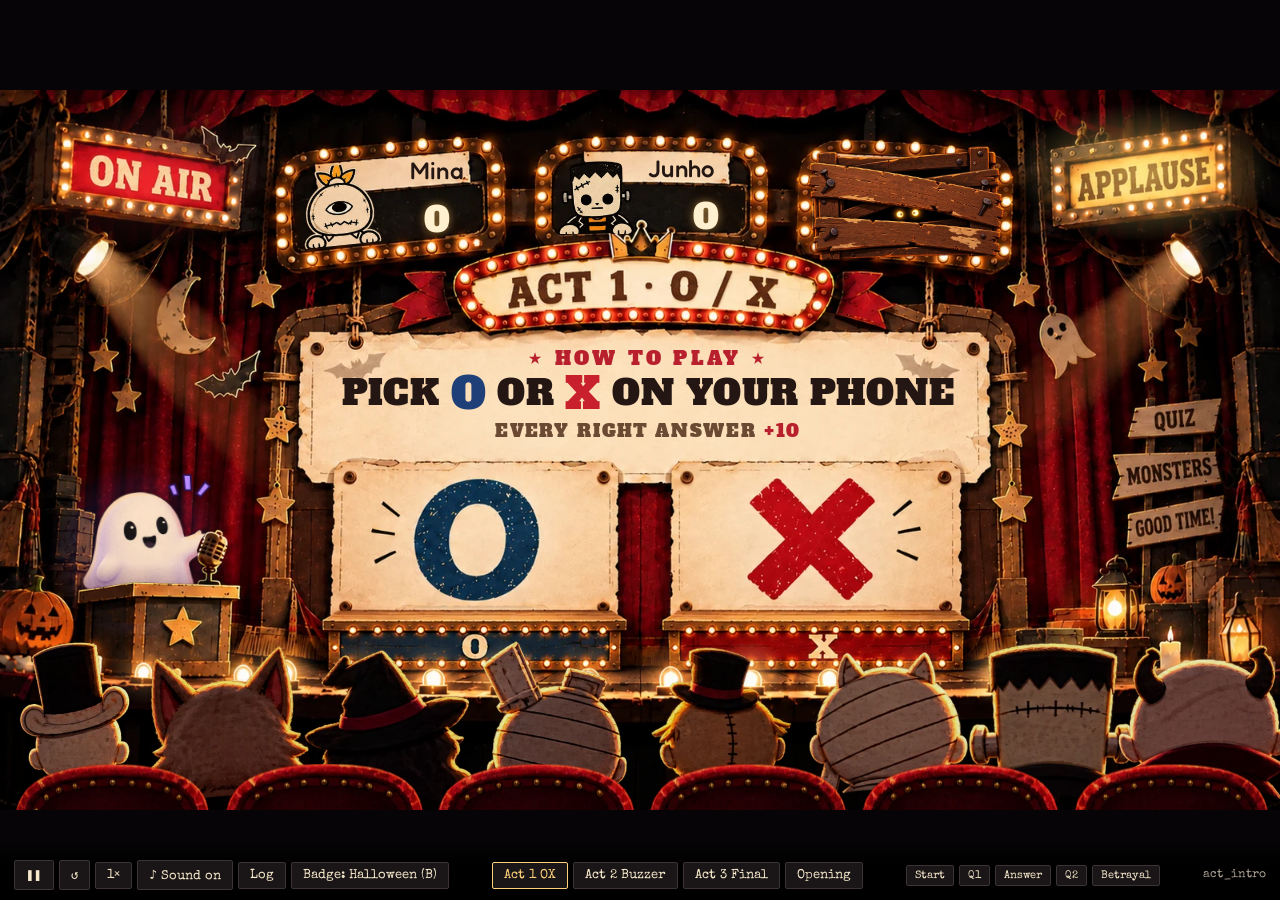
<file: stage/index.html>
<!doctype html>
<html lang="ko">
<head>
<meta charset="utf-8">
<meta name="viewport" content="width=device-width, initial-scale=1">
<title>Kiro Horror Stage</title>
<link rel="preconnect" href="https://fonts.googleapis.com">
<link rel="preconnect" href="https://fonts.gstatic.com" crossorigin>
<link href="https://fonts.googleapis.com/css2?family=Alfa+Slab+One&family=Black+Han+Sans&family=Fredoka:wght@500;700&family=Do+Hyeon&family=Special+Elite&display=swap" rel="stylesheet">
<link rel="stylesheet" href="stage.css">
</head>
<body>
<div id="viewport"><div id="stage" aria-label="Kiro Horror Quiz Show stage"></div></div>

<aside id="log" class="hidden" aria-label="protocol log"><div class="head">khqs.stage/1 · protocol log</div><ol></ol></aside>

<div id="hud">
  <div class="group">
    <button id="btnPlay" title="Pause / play (Space)">❚❚</button>
    <button id="btnRestart" title="Restart (R)">↺</button>
    <button id="btnSpeed" title="Playback speed">1×</button>
    <button id="btnSound" title="Sound (S)">♪ Sound on</button>
    <button id="btnLog" title="Protocol log (L)">Log</button>
  </div>
  <div id="acts" class="group"></div>
  <div id="labels" class="group"></div>
  <div class="group"><span id="phase">—</span></div>
</div>

<script src="assets/manifest.js"></script>
<script src="scenarios.js"></script>
<script src="sound-files.js"></script>
<script src="sound.js"></script>
<script src="mock-engine.js"></script>
<script src="qr.js"></script>
<script src="assets/opening-art.js"></script>
<script src="stage.js"></script>
</body>
</html>
</file>
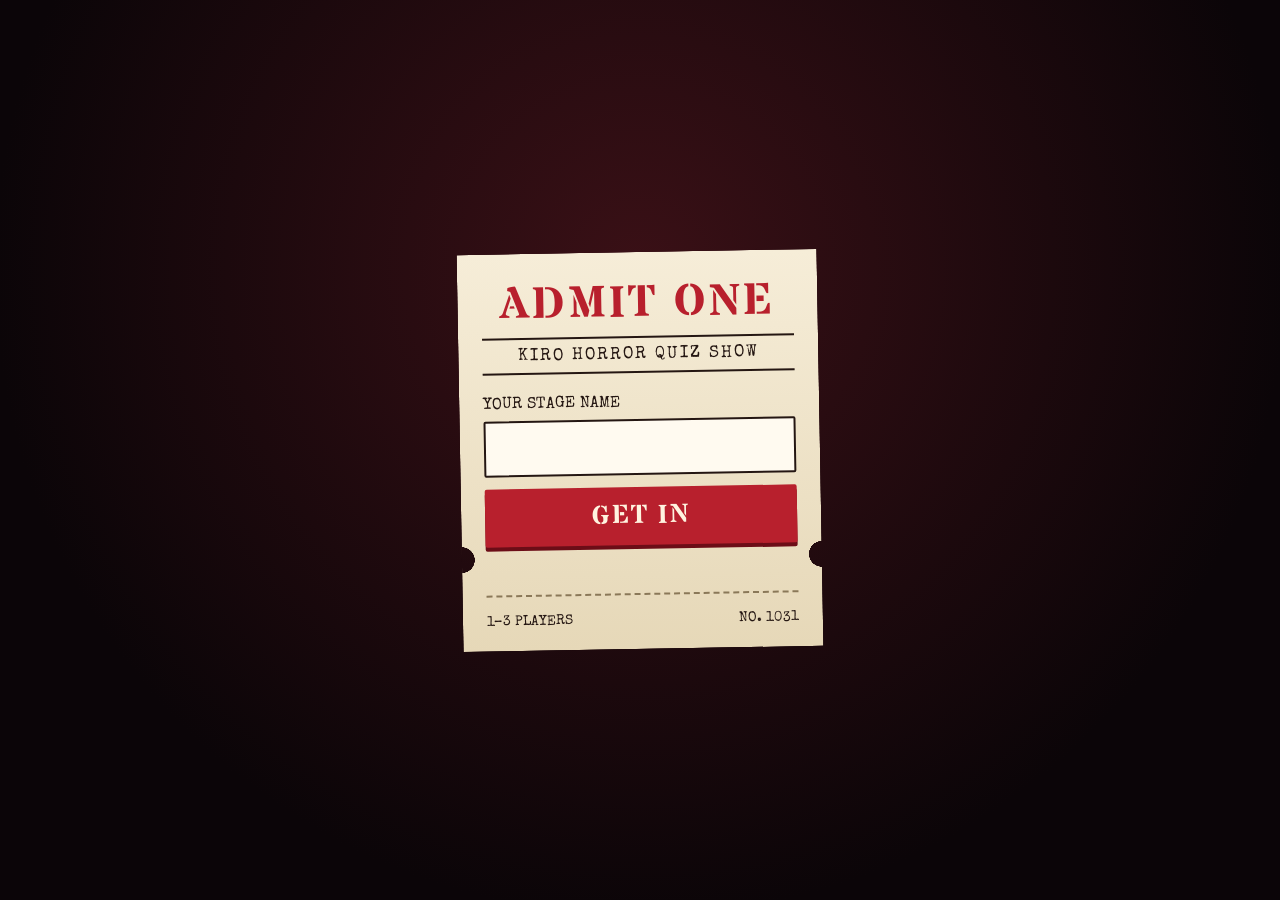
<file: stage/ticket.html>
<!doctype html>
<html lang="ko">
<head>
<meta charset="utf-8">
<meta name="viewport" content="width=device-width, initial-scale=1">
<title>Admit One</title>
<link rel="preconnect" href="https://fonts.googleapis.com">
<link rel="preconnect" href="https://fonts.gstatic.com" crossorigin>
<link href="https://fonts.googleapis.com/css2?family=Black+Han+Sans&family=Fredoka:wght@500;700&family=Special+Elite&family=Stardos+Stencil:wght@700&display=swap" rel="stylesheet">
<style>
  * { box-sizing: border-box; }
  html, body { margin: 0; min-height: 100%; background: #0b0508; }
  body { display: flex; align-items: center; justify-content: center; min-height: 100dvh; padding: 16px; background: radial-gradient(circle at 50% 30%, #3a1016, #0b0508 72%); font-family: 'Special Elite', monospace; color: #241612; }
  .ticket { position: relative; width: min(100%, 360px); padding: 30px 24px 22px; background: linear-gradient(#f6edd8, #e6d8b8); box-shadow: 0 14px 40px rgba(0, 0, 0, .6); transform: rotate(-1deg);
    -webkit-mask: radial-gradient(circle 13px at 0 calc(100% - 92px), transparent 98%, #000), radial-gradient(circle 13px at 100% calc(100% - 92px), transparent 98%, #000); -webkit-mask-composite: source-in; mask: radial-gradient(circle 13px at 0 calc(100% - 92px), transparent 98%, #000), radial-gradient(circle 13px at 100% calc(100% - 92px), transparent 98%, #000); mask-composite: intersect; }
  .admit { font-family: 'Stardos Stencil', serif; font-weight: 700; font-size: 44px; text-align: center; color: #b8202d; letter-spacing: 3px; line-height: 1; }
  .title { margin: 10px 0 22px; text-align: center; font-size: 17px; letter-spacing: 2px; border-block: 2px solid #241612; padding: 8px 0; }
  label { display: block; font-size: 16px; margin-bottom: 8px; }
  input { width: 100%; height: 56px; padding: 0 14px; border: 2px solid #241612; border-radius: 2px; background: #fffaf0; color: #241612; font: 700 24px 'Fredoka', 'Black Han Sans', sans-serif; font-synthesis: none; outline-offset: 2px; }
  button { width: 100%; height: 58px; margin-top: 12px; border: 0; border-radius: 2px; background: #b8202d; color: #fff3df; font: 700 26px 'Stardos Stencil', serif; letter-spacing: 2px; cursor: pointer; box-shadow: 0 4px 0 #6c0d17; }
  button:disabled { opacity: .6; }
  .err { min-height: 22px; margin-top: 8px; color: #a01522; font-size: 15px; }
  .stub { margin-top: 18px; padding-top: 18px; border-top: 2px dashed #8a7858; display: flex; justify-content: space-between; font-size: 14px; }
  .stamp { position: absolute; left: 50%; top: 42%; padding: 8px 14px; border: 5px solid #b8202d; border-radius: 6px; color: #b8202d; font: 700 40px 'Stardos Stencil', serif; letter-spacing: 2px; white-space: nowrap; opacity: 0; transform: translate(-50%, -50%) rotate(-12deg) scale(2); pointer-events: none; }
  .admitted .stamp { opacity: .86; transform: translate(-50%, -50%) rotate(-12deg) scale(1); transition: transform .18s cubic-bezier(.2, 1.6, .4, 1), opacity .1s; }
  .admitted form { visibility: hidden; }
  .done { display: none; position: absolute; left: 24px; right: 24px; bottom: 112px; text-align: center; font-size: 17px; }
  .admitted .done { display: block; }
  .name { font: 700 28px 'Fredoka', 'Black Han Sans', sans-serif; font-synthesis: none; margin-bottom: 8px; overflow-wrap: anywhere; }
</style>
</head>
<body>
<main class="ticket" id="ticket">
  <div class="admit">ADMIT ONE</div>
  <div class="title">KIRO HORROR QUIZ SHOW</div>
  <form id="form">
    <label for="name">YOUR STAGE NAME</label>
    <input id="name" maxlength="12" autocomplete="off" required>
    <button id="go">GET IN</button>
    <div class="err" id="err" role="alert"></div>
  </form>
  <div class="done"><div class="name" id="who"></div>LOOK AT THE BIG SCREEN</div>
  <div class="stamp">ADMITTED</div>
  <div class="stub"><span>1–3 PLAYERS</span><span>NO. 1031</span></div>
</main>
<script>
  // When attached to an engine, define window.KHQS_TICKET_JOIN = async name => ({ ok: true } | { error: '...' }) first.
  // Without it, the ticket talks to a same-origin stage demo tab over BroadcastChannel.
  const demoJoin = name => new Promise(resolve => {
    if (!('BroadcastChannel' in window)) return resolve({ error: 'THE BOX OFFICE IS CLOSED' });
    const ch = new BroadcastChannel('khqs-ticket'), id = Math.random().toString(36).slice(2);
    const t = setTimeout(() => { ch.close(); resolve({ error: 'THE BOX OFFICE IS CLOSED' }); }, 1500);
    ch.onmessage = e => { if (e.data.reply === id) { clearTimeout(t); ch.close(); resolve(e.data); } };
    ch.postMessage({ type: 'join', id, name });
  });
  const $ = id => document.getElementById(id);
  $('form').addEventListener('submit', async e => {
    e.preventDefault();
    const name = $('name').value.trim();
    if (!name) return;
    $('go').disabled = true; $('err').textContent = '';
    const r = await (window.KHQS_TICKET_JOIN || demoJoin)(name);
    $('go').disabled = false;
    if (r.error) { $('err').textContent = r.error; return; }
    $('who').textContent = name;
    $('ticket').classList.add('admitted');
  });
</script>
</body>
</html>
</file>
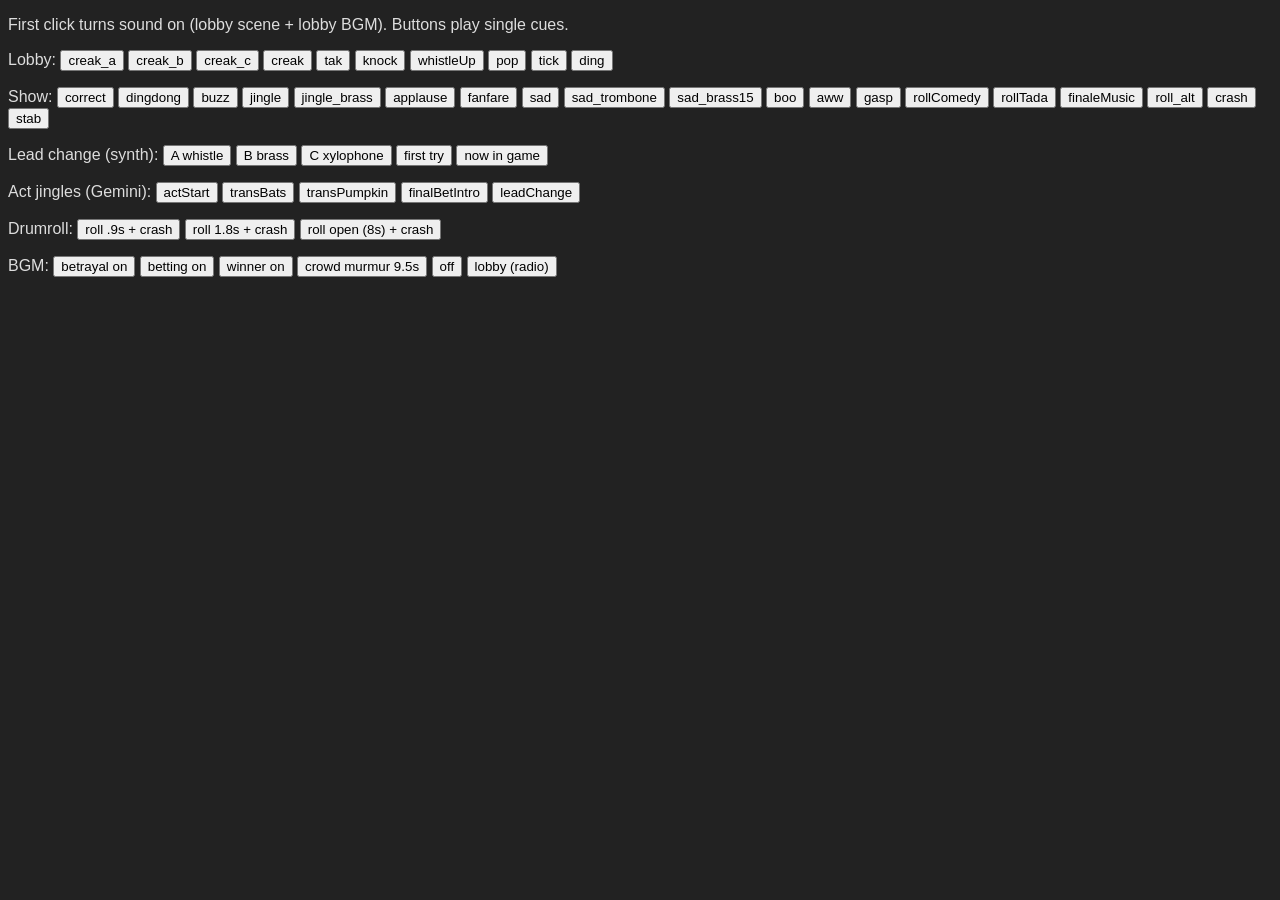
<file: stage/tools/sound_lab.html>
<!doctype html>
<meta charset="utf-8">
<title>KHQS sound lab</title>
<!-- Sound check: loads only sound.js with the stage's registry (sound-files.js). Must be served (file:// cannot fetch files).
     ?bgm=0 sets the lobby BGM to zero volume (only the room sound such as the fluorescent tube remains) -->
<script>window.KHQS_SOUND_BASE = '../';</script>
<script src="../sound-files.js"></script>
<script>
  const q = new URLSearchParams(location.search);
  if (q.has('bgm')) KHQS_BGM.lobby.gain = +q.get('bgm');
  // lab only: leftover candidates
  Object.assign(OPENING_SOUND_FILES, {
    creak_a: '../assets/sound/creak_a.ogg', creak_b: '../assets/sound/creak_b.ogg', creak_c: '../assets/sound/creak_c.ogg',
    roll_alt: '../assets/sound/sfx_roll_alt.ogg', jingle_brass: '../assets/sound/sfx_jingle_brass.ogg',
    sad_trombone: OPENING_SOUND_FILES.sad[0], sad_brass15: OPENING_SOUND_FILES.sad[1],
  });
</script>
<script src="../sound.js"></script>
<body style="background:#222;color:#ddd;font:16px sans-serif">
<p>First click turns sound on (lobby scene + lobby BGM). Buttons play single cues.</p>
<div id="b"></div>
<script>
  addEventListener('pointerdown', () => { Sound.unlock(); Sound.scene('lobby', .01); Sound.bgm('lobby'); }, { once: true });
  const row = (title, items) => {
    const d = document.createElement('p'); d.append(title + ': ');
    items.forEach(([label, fn]) => { const b = document.createElement('button'); b.textContent = label; b.onclick = fn; d.append(b, ' '); });
    document.getElementById('b').append(d);
  };
  const cue = c => [c, () => Sound.cue(c)];
  const show = fn => () => { Sound.scene('show', .05); Sound.bgm(null, { fade: .3 }); fn(); };
  row('Lobby', ['creak_a', 'creak_b', 'creak_c', 'creak', 'tak', 'knock', 'whistleUp', 'pop', 'tick', 'ding'].map(cue));
  row('Show', ['correct', 'dingdong', 'buzz', 'jingle', 'jingle_brass', 'applause', 'fanfare', 'sad', 'sad_trombone', 'sad_brass15', 'boo', 'aww', 'gasp', 'rollComedy', 'rollTada', 'finaleMusic', 'roll_alt', 'crash', 'stab'].map(c => [c, show(() => Sound.cue(c))]));
  row('Lead change (synth)', [['A whistle', 'twistA'], ['B brass', 'twistB'], ['C xylophone', 'twistC'], ['first try', 'twistFull'], ['now in game', 'twist']].map(([l, c]) => [l, show(() => Sound.cue(c))]));
  row('Act jingles (Gemini)', ['actStart', 'transBats', 'transPumpkin', 'finalBetIntro', 'leadChange'].map(c => [c, show(() => Sound.cue(c))]));
  row('Drumroll', [
    ['roll .9s + crash', show(() => { Sound.loop('roll', true, { dur: .9 }); setTimeout(() => { Sound.loop('roll', false); Sound.cue('crash'); }, 900); })],
    ['roll 1.8s + crash', show(() => { Sound.loop('roll', true, { dur: 1.8 }); setTimeout(() => { Sound.loop('roll', false); Sound.cue('crash'); }, 1800); })],
    ['roll open (8s) + crash', show(() => { Sound.loop('roll', true); setTimeout(() => { Sound.loop('roll', false); Sound.cue('crash'); }, 8000); })],
  ]);
  row('BGM', [
    ['betrayal on', show(() => Sound.bgm('betrayal', { fade: .8 }))], ['betting on', show(() => Sound.bgm('betting', { fade: .8 }))], ['winner on', show(() => Sound.bgm('winner', { fade: .2 }))],
    ['crowd murmur 9.5s', show(() => { Sound.loop('crowdMurmur', true, { swell: [.4, 8] }); setTimeout(() => Sound.loop('crowdMurmur', false), 9500); })], ['off', () => Sound.bgm(null, { fade: .5 })],
    ['lobby (radio)', () => { Sound.scene('lobby', .05); Sound.bgm('lobby'); }],
  ]);
</script>
</file>
<file: stage/stage.css>
:root {
  --cream: #f6e9cc;
  --ink: #241612;
  --red: #b8202d;
  --gold: #f2c26a;
  --amber: #ffd27a;
}

* { box-sizing: border-box; }
html, body { margin: 0; height: 100%; background: #060406; color: var(--cream); overflow: hidden; font-family: 'Fredoka', 'Do Hyeon', sans-serif; font-weight: 500; font-synthesis: none; }

#viewport { position: fixed; inset: 0; overflow: hidden; background: #060406; }
#stage { position: absolute; left: 0; top: 0; width: 1600px; height: 900px; transform-origin: 0 0; overflow: hidden; background: #120808; }
#stage img { position: absolute; display: block; user-select: none; -webkit-user-drag: none; }
.layer { position: absolute; inset: 0; }
.abs { position: absolute; }
.glow { border-radius: 50%; pointer-events: none; mix-blend-mode: screen; }

/* text laid on the boards */
.t { position: absolute; display: flex; align-items: center; justify-content: center; text-align: center; white-space: nowrap; line-height: 1.05; text-wrap-style: balance; }
.wrap { white-space: normal; word-break: keep-all; }
.ink { color: var(--ink); }
.slab { font-family: 'Alfa Slab One', serif; letter-spacing: 1px; }
.han { font-family: 'Fredoka', 'Black Han Sans', sans-serif; font-weight: 700; }
.score { font-family: 'Alfa Slab One', serif; color: #fff1d0; text-shadow: 0 0 10px rgba(255, 190, 90, .55); }
.sign { font-family: 'Alfa Slab One', serif; letter-spacing: 2px; }

/* answer badge: sealed '?' → O / X / A–D */
.badge {
  position: absolute; border-radius: 50%; display: flex; align-items: center; justify-content: center;
  font-family: 'Alfa Slab One', serif; color: #fff4dc; border: 3px solid #e9b35a;
  background: radial-gradient(circle at 38% 32%, #e44d5b, var(--red) 55%, #6c0d17);
  box-shadow: 0 3px 0 rgba(0, 0, 0, .45), 0 0 0 2px rgba(0, 0, 0, .35); opacity: 0;
}
.badge.o { background: radial-gradient(circle at 38% 32%, #fff8e6, #f1e2bf); color: #173a74; }
.badge.x { background: radial-gradient(circle at 38% 32%, #fff8e6, #f1e2bf); color: var(--red); }
.badge.ch { background: radial-gradient(circle at 38% 32%, #3b2a24, #1d120f); color: var(--gold); }

.delta { position: absolute; font-family: 'Alfa Slab One', serif; font-size: 30px; color: var(--amber); opacity: 0; pointer-events: none;
  text-shadow: 0 2px 0 #2a0a0a, 0 0 12px rgba(255, 180, 60, .9); white-space: nowrap; }

.stamp {
  position: absolute; padding: 4px 14px 1px; white-space: nowrap; border-radius: 6px;
  border: 4px solid var(--red); color: var(--red); background: rgba(250, 238, 212, .7);
  font-family: 'Alfa Slab One', serif; font-size: 17px; letter-spacing: 1px; opacity: 0; pointer-events: none;
}
/* act 1 betrayal chance: the big stamp in the middle and the STAY OR? BETRAY choice strip at the bottom */
.stamp.big { font-size: 66px; border-width: 10px; padding: 8px 34px 2px; border-radius: 14px; letter-spacing: 3px;
  background: rgba(250, 238, 212, .95); box-shadow: 0 10px 30px rgba(0, 0, 0, .6); }
.btr-pick { position: absolute; display: flex; align-items: center; gap: 22px; opacity: 0; pointer-events: none;
  animation: btrSway 1.6s ease-in-out infinite alternate; }
@keyframes btrSway { from { rotate: -1.2deg; } to { rotate: 1.2deg; } }
.btr-tag { display: flex; align-items: center; gap: 14px; padding: 6px 22px 0; border-radius: 10px; white-space: nowrap;
  border: 5px solid #3a2414; background: #f4e6c8; color: #3a2414; font-family: 'Alfa Slab One', serif; font-size: 40px; letter-spacing: 1px;
  box-shadow: 0 6px 0 rgba(0, 0, 0, .45), 0 10px 24px rgba(0, 0, 0, .5); transition: opacity .3s; }
.btr-tag.flip { border-color: var(--red); color: var(--red); }
.btr-tag .ch { font-size: 54px; line-height: 1; }
.btr-tag .ch.o { color: #1f3f78; }
.btr-tag .ch.x { color: #c8202c; }
.btr-tag.on { box-shadow: 0 0 0 4px #ffd36b, 0 0 34px 10px rgba(255, 190, 80, .85); }
.btr-or { font-family: 'Alfa Slab One', serif; font-size: 34px; color: #ffe2a8;
  text-shadow: 0 0 12px rgba(255, 170, 60, .9), 0 2px 0 #2a0a0a; animation: btrPulse .9s ease-in-out infinite alternate; }
@keyframes btrPulse { from { opacity: .65; } to { opacity: 1; } }
/* act-start rule card: three lines hung on the empty board before the first question (header, rule, points) */
.rules { position: absolute; display: flex; flex-direction: column; align-items: center; justify-content: center; gap: 4px;
  pointer-events: none; color: var(--ink); text-align: center; }
.rules .rh { font-family: 'Alfa Slab One', serif; font-size: 24px; letter-spacing: 4px; line-height: 1; color: var(--red); }
.rules .rh::before, .rules .rh::after { content: '★'; margin: 0 12px; font-size: 18px; vertical-align: 3px; }
.rules .rm { width: 100%; display: flex; justify-content: center; align-items: center; gap: .3em; white-space: nowrap;
  font-family: 'Alfa Slab One', serif; letter-spacing: 1px; line-height: 1.15; }
.rules .rm b { font-weight: normal; font-size: 1.25em; line-height: 1; }
.rules .rm b.o { color: #1f3f78; }
.rules .rm b.x { color: #c8202c; }
.rules .rs { width: 100%; display: flex; justify-content: center; align-items: center; gap: .4em; white-space: nowrap; font-family: 'Alfa Slab One', serif; font-size: 22px; letter-spacing: 2px; color: #6a4a32; }
.rules .rs b { font-weight: normal; color: var(--red); }
/* speech bubble: text over torn-paper art (assets/bubble_s, bubble_l) */
.bubble { position: absolute; opacity: 0; pointer-events: none; filter: drop-shadow(3px 5px 0 rgba(0, 0, 0, .4)); }
.bubble img { left: 0; top: 0; width: 100%; height: 100%; }
/* act 2: LISTEN art hung on the board while the question is hidden. A slight wobble suggests sound */
.listen { transform-origin: 50% 60%; animation: listenBob 1.1s ease-in-out infinite alternate; }
@keyframes listenBob { from { transform: rotate(-1.2deg); } to { transform: rotate(1.2deg) translateY(-2px); } }
.timerchip { position: absolute; min-width: 56px; padding: 3px 8px 0; border-radius: 6px; background: #21130f; color: var(--amber);
  border: 2px solid #c9953f; font-family: 'Alfa Slab One', serif; font-size: 24px; text-align: center; opacity: 0; }

/* buzzer dome (on the podium, in front of the player) */
.dome { position: absolute; border-radius: 50% 50% 8px 8px / 100% 100% 8px 8px;
  background: radial-gradient(ellipse at 40% 30%, #ff8a8a 0%, #c81e2c 40%, #6a0a12 100%);
  border: 3px solid #2b1a12; border-bottom-width: 5px; box-shadow: 0 2px 0 rgba(0, 0, 0, .5); }

/* music question widget */
.music { position: absolute; display: flex; align-items: center; gap: 12px; opacity: 0; }
.music .note { font-size: 34px; color: var(--red); display: inline-block; }
.music .bar { position: relative; height: 14px; border-radius: 7px; background: rgba(60, 30, 20, .25); border: 2px solid #5a3a26; overflow: hidden; }
.music .bar i { position: absolute; left: 0; top: 0; bottom: 0; width: 0; background: linear-gradient(90deg, #c81e2c, #f2a64a); }

/* act 3 choices */
.choice { position: absolute; display: flex; align-items: center; gap: 8px; padding: 2px 10px; border-radius: 8px; background: rgba(246, 233, 204, .88);
  font-family: 'Fredoka', 'Do Hyeon', sans-serif; font-size: 19px; color: var(--ink); white-space: nowrap; overflow: hidden; }
.choice b { font-family: 'Alfa Slab One', serif; font-weight: 400; color: var(--red); }
.choice.right { background: rgba(242, 194, 106, .55); box-shadow: 0 0 0 3px #c9953f, 0 0 18px rgba(255, 200, 100, .8); }
/* act 3 last question board (text on top of assets/qboard3.webp) */
.qb3 { transform-origin: 50% 0; will-change: transform; }
.qb3-head { font-family: 'Alfa Slab One', serif; letter-spacing: 2px; color: var(--red); gap: 12px; }
.qb3-head i { font-style: normal; font-family: 'Fredoka', 'Black Han Sans', sans-serif; font-weight: 700; letter-spacing: 0; color: #5a3320; }
.choice3 { position: absolute; border-radius: 12px; transform-origin: 50% 50%; }
.choice3 b { position: absolute; left: 9px; top: 3px; width: 56px; height: 56px; display: flex; align-items: center; justify-content: center;
  font: 400 30px/1 'Alfa Slab One', serif; color: #fbe9c6; text-shadow: 0 2px 0 rgba(60, 10, 10, .65); }
.choice3 span { position: absolute; left: 78px; right: 16px; top: 5px; bottom: 5px; display: flex; align-items: center;
  font: 500 32px/1.1 'Fredoka', 'Do Hyeon', sans-serif; color: var(--ink); word-break: keep-all; text-wrap-style: balance; overflow: hidden; }
.choice3.right { background: rgba(255, 214, 120, .3); box-shadow: 0 0 0 4px #e0a93f, 0 0 26px 6px rgba(255, 200, 100, .9); }
.choice3.wrong { background: rgba(58, 30, 14, .4); }
.choice3.wrong b, .choice3.wrong span { opacity: .5; }

/* the ghost host's answer bubble: marquee-bulb border + cream card + tail pointing down */
.ghostsay {
  position: absolute; z-index: 3; opacity: 0; transform-origin: 18% 100%;
  padding: 14px; border-radius: 26px;
  background:
    radial-gradient(circle, #fff3c4 0 3px, #ffbf55 4px, transparent 6px) 0 0 / 22px 22px,
    linear-gradient(#5a2a18, #3a1a10);
  box-shadow: 0 0 0 3px #1e0f0a, 0 6px 0 rgba(0, 0, 0, .45), 0 0 28px rgba(255, 190, 90, .45);
}
.ghostsay::before {
  content: ''; position: absolute; left: 66px; bottom: -34px;
  border: 20px solid transparent; border-top: 26px solid #3a1a10; border-bottom: 0;
  filter: drop-shadow(0 4px 0 rgba(0, 0, 0, .35));
}
.ghostsay .head, .ghostsay .main, .ghostsay .sub { position: relative; background: #f8ead0; text-align: center; }
.ghostsay .head {
  border-radius: 14px 14px 0 0; padding: 8px 14px 2px;
  font-family: 'Alfa Slab One', serif; font-size: 16px; letter-spacing: 2px; color: var(--red);
  background: linear-gradient(#f8ead0, #f3e0bf);
}
.ghostsay .main {
  padding: 2px 12px 8px; font-family: 'Fredoka', 'Black Han Sans', sans-serif; font-weight: 700; font-size: 27px; line-height: 1.15; text-wrap-style: balance;
  color: var(--ink); word-break: keep-all;
}
.ghostsay .sub {
  border-top: 2px dashed rgba(184, 32, 45, .45); padding: 6px 14px 10px;
  font-family: 'Special Elite', monospace; font-size: 15px; color: #6a4a32; word-break: keep-all;
}
.ghostsay > :last-child { border-radius: 0 0 14px 14px; }

#darkness { position: absolute; inset: 0; pointer-events: none; background: #070308; opacity: 0; }

/* HUD */
#hud { position: fixed; left: 0; right: 0; bottom: 0; z-index: 10; display: flex; align-items: center; justify-content: space-between; gap: 10px;
  padding: 18px 14px 10px; background: linear-gradient(transparent, rgba(0, 0, 0, .85) 45%); transition: opacity .5s; font-family: 'Special Elite', monospace; flex-wrap: wrap; }
#hud.idle { opacity: 0; }
#hud .group { display: flex; gap: 5px; flex-wrap: wrap; align-items: center; }
#phase { font-size: 12px; color: #a99f92; }
button { font: inherit; font-size: 13px; cursor: pointer; background: #1a1516; color: var(--cream); border: 1px solid #3b3334; padding: 6px 11px; border-radius: 2px; }
button:hover { border-color: var(--cream); }
button:focus-visible { outline: 2px solid var(--amber); outline-offset: 2px; }
button.on { border-color: var(--amber); color: var(--amber); }
#labels button { font-size: 11px; padding: 4px 8px; }

#log { position: fixed; right: 0; top: 0; bottom: 56px; width: 360px; z-index: 9; background: rgba(10, 8, 9, .9); border-left: 1px solid #3b3334;
  font: 11px/1.45 ui-monospace, Consolas, monospace; color: #cfc6b8; display: flex; flex-direction: column; }
#log.hidden { display: none; }
#log .head { padding: 8px 10px; border-bottom: 1px solid #3b3334; color: var(--amber); }
#log ol { margin: 0; padding: 6px 10px; overflow-y: auto; list-style: none; flex: 1; }
#log li { white-space: nowrap; overflow: hidden; text-overflow: ellipsis; }
#log li.in { color: #9fd3a8; }
#log li.gate { color: var(--amber); }
#log li.timeout { color: #ff7b7b; }
#log li.label { color: #7aa7d8; margin-top: 4px; }
#log li.fast { opacity: .45; }

/* scene transition (curtain): the ropes holding the sign */
.tr-rope { width: 8px; border-radius: 4px; background: repeating-linear-gradient(-38deg, #c1924f 0 5px, #7d5627 5px 8px); box-shadow: inset -2px 0 2px rgba(0, 0, 0, .35); }
/* opening lobby: the cast board on an old theatre wall. QR, card content, bulbs and the start sign sit on the background art */
.lobby { font-family: 'Special Elite', monospace; color: var(--ink);
  filter: saturate(.72) sepia(.14) brightness(.88) contrast(.97); }   /* the lobby was too vivid, so fade it */
.cb-dull { inset: 0; z-index: 20; pointer-events: none;
  background: radial-gradient(ellipse 78% 72% at 52% 46%, rgba(20, 10, 6, 0) 52%, rgba(20, 10, 6, .38) 100%); }
.cb-plate { left: 0; top: 0; pointer-events: none; }
.cb-bulb { background-size: 1600px 900px; border-radius: 50%; pointer-events: none;
  -webkit-mask: radial-gradient(circle, #000 42%, transparent 70%); mask: radial-gradient(circle, #000 42%, transparent 70%); }
.cb-qr { background: rgba(250, 234, 200, .5); }
.cb-qr svg { display: block; }
.cb-noqr { display: flex; flex-direction: column; align-items: center; justify-content: center; gap: 16px; text-align: center; background: none; box-shadow: none; }
.cb-noqr b { font: 400 34px/1.05 'Alfa Slab One', serif; color: #a3161f; letter-spacing: 1px; }
.cb-noqr span { font: 19px/1.25 'Special Elite', monospace; color: var(--ink); }
/* cards: gap is the dark slot visible behind a moving card; mover is the moving card copy */
.cb-gap { inset: -3px; border-radius: 12px; background: repeating-linear-gradient(90deg, #2c1a10 0 46px, #1c0f09 46px 49px); box-shadow: inset 0 0 22px 6px rgba(8, 4, 2, .8); opacity: 0; }
.cb-mover { inset: 0; transform-origin: 50% 4%; clip-path: inset(1px round 9px); }
.cb-side { inset: 0; }
.cb-face { left: 26px; top: 24px; overflow: hidden; transform-origin: 50% 60%; mix-blend-mode: multiply; }
.cb-print { filter: contrast(1.06) saturate(.92); opacity: .95; }
.cb-under { translate: 3px 2px; filter: sepia(1) saturate(5) hue-rotate(-28deg) brightness(.9); opacity: .42; }
.cb-name { left: 28px; right: 26px; top: 220px; height: 56px; display: flex; align-items: center; justify-content: center; white-space: nowrap; color: #2a1712; }
.cb-name span { display: inline-block; }
.cb-away .cb-face, .cb-away .cb-name { filter: grayscale(1); opacity: .42; }
.cb-entry { height: 54px; display: flex; align-items: center; }
.cb-entry input { width: 100%; height: 44px; padding: 0; border: 0; border-bottom: 2px dotted rgba(60, 35, 20, .55); border-radius: 0; background: transparent; text-align: center;
  color: #2a1712; font: 700 28px 'Fredoka', 'Black Han Sans', sans-serif; font-synthesis: none; outline: none; }
.cb-entry input:focus { border-bottom: 2px solid #a3161f; }
.cb-entry input::placeholder { color: #7c5a38; font: 17px 'Special Elite', monospace; }
.cb-err { left: 800px; top: 306px; width: 540px; height: 26px; font-size: 21px; line-height: 26px; color: #ffcf8a; text-align: center; text-shadow: 0 1px 4px #000; pointer-events: none; }
.cb-sign { padding: 0; border: 0; background: none; cursor: pointer; }
.cb-sign img { position: absolute; left: 0; top: 0; width: 100%; height: 100%; }
.cb-sign:disabled { cursor: default; }
.cb-sign:not(:disabled):hover { filter: brightness(1.12); animation: cbWiggle .45s ease-in-out; transform-origin: 50% 100%; }
@keyframes cbWiggle { 0%, 100% { rotate: 0deg; } 25% { rotate: -1.2deg; } 60% { rotate: .9deg; } 85% { rotate: -.3deg; } }
.cb-sign:not(:disabled):active { scale: .985; }
.lb-skip { right: 28px; bottom: 24px; padding: 10px 18px; border: 2px solid rgba(246, 233, 204, .55); border-radius: 3px; background: rgba(10, 5, 8, .6); color: #f6e9cc; font: 24px 'Special Elite', monospace; cursor: pointer; }
.lb-skip:hover { background: rgba(60, 20, 24, .85); }
</file>
